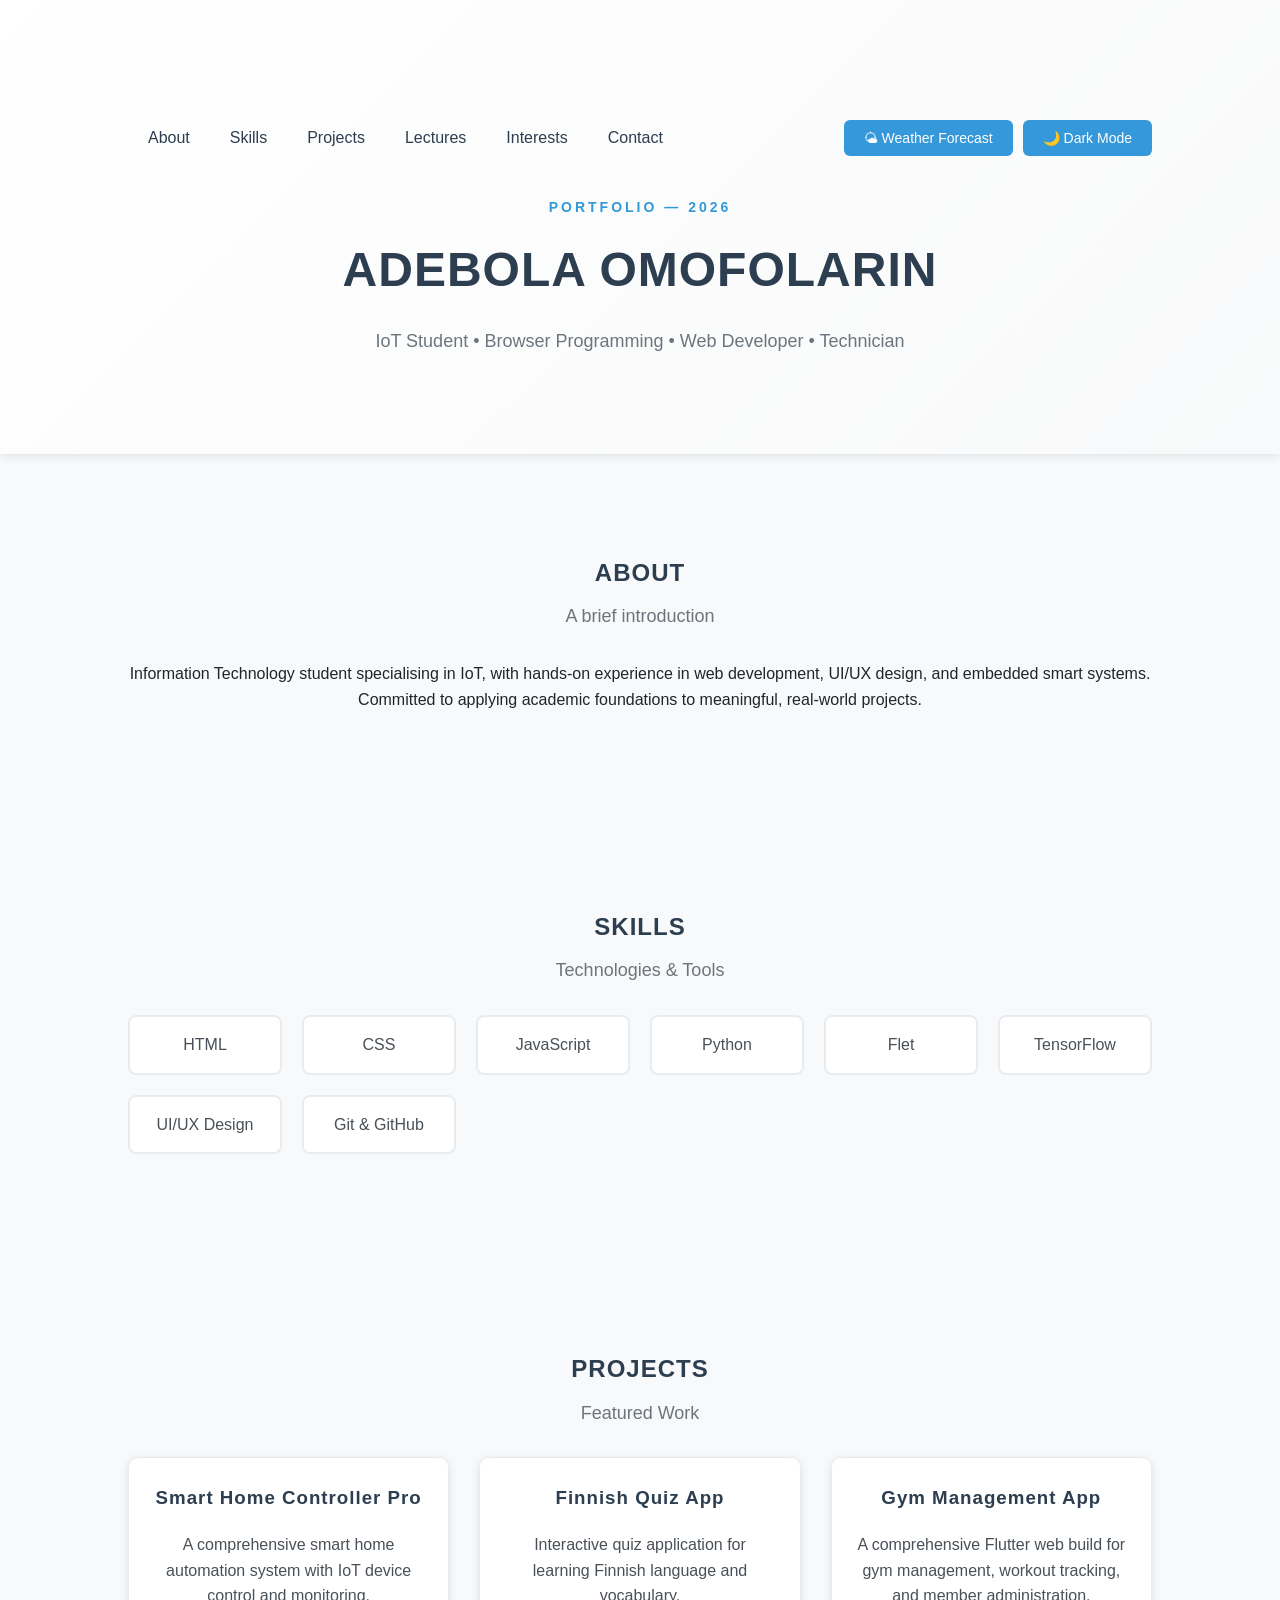
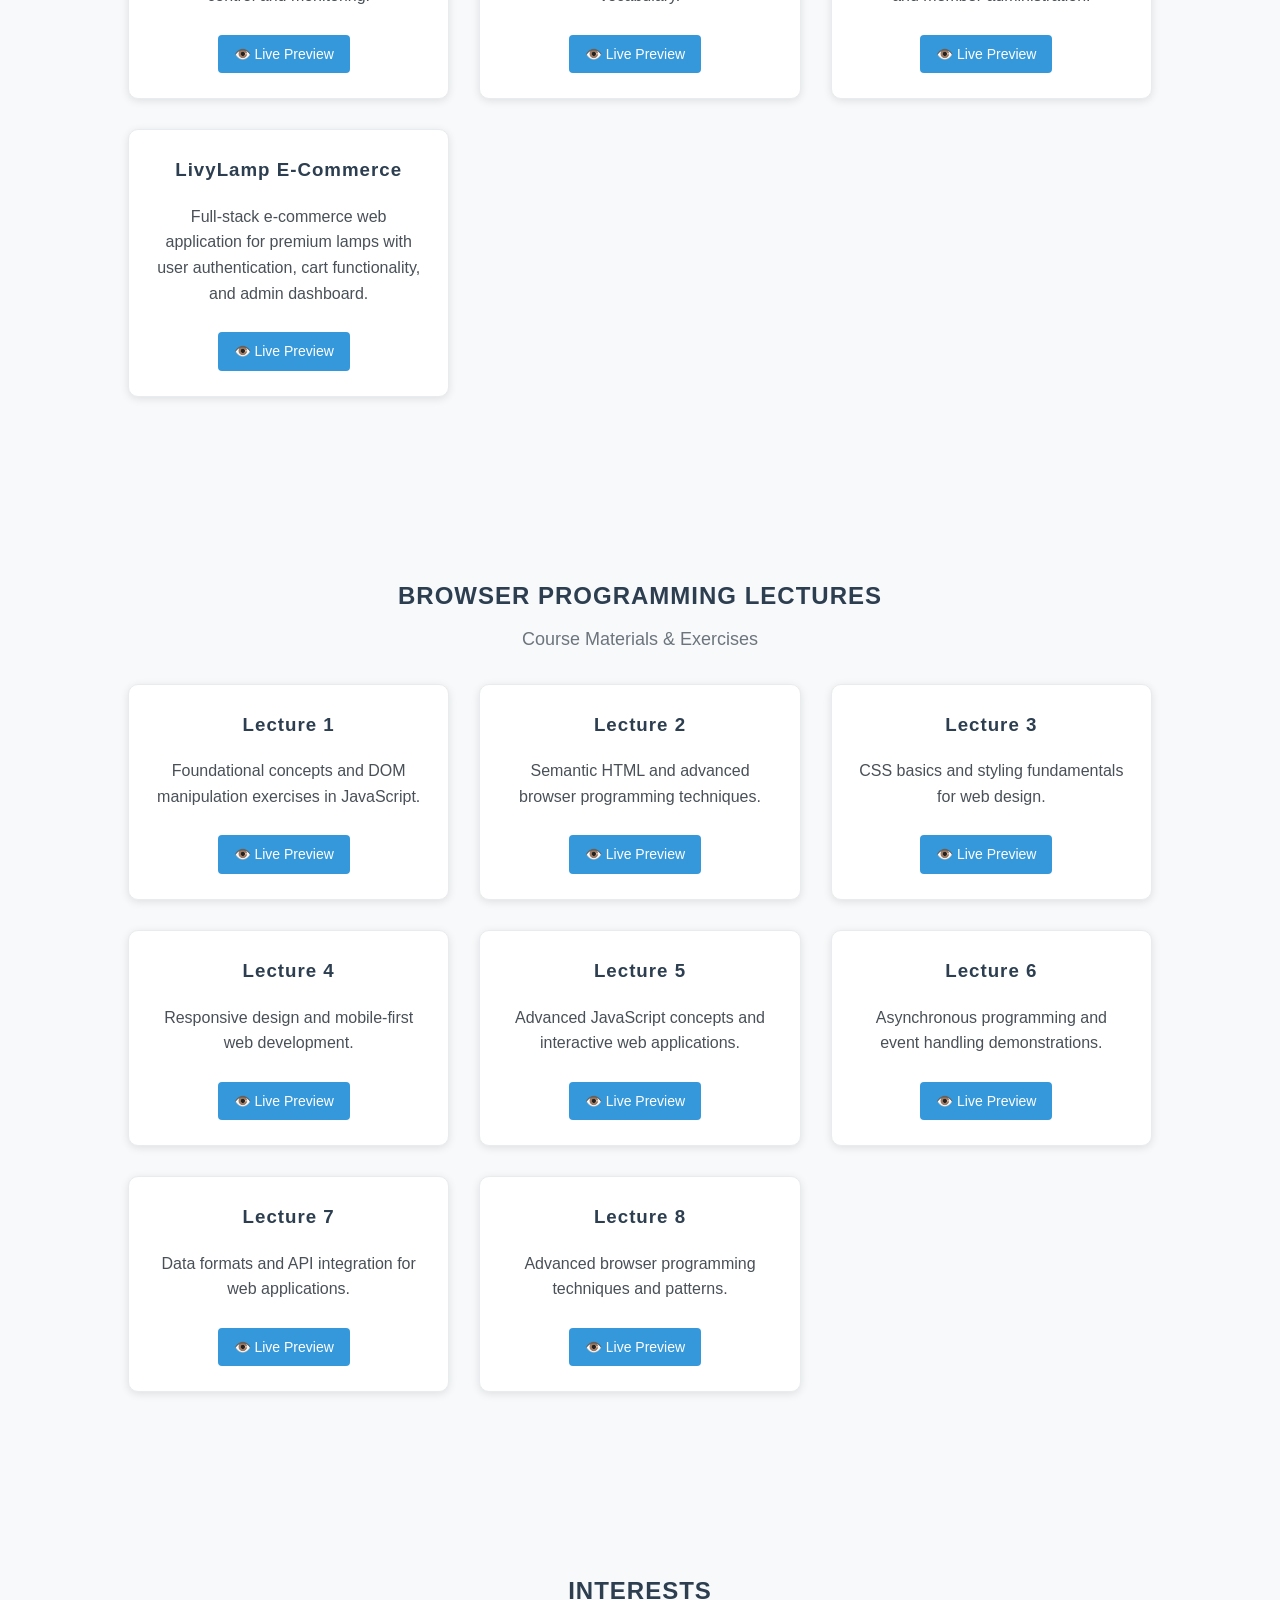
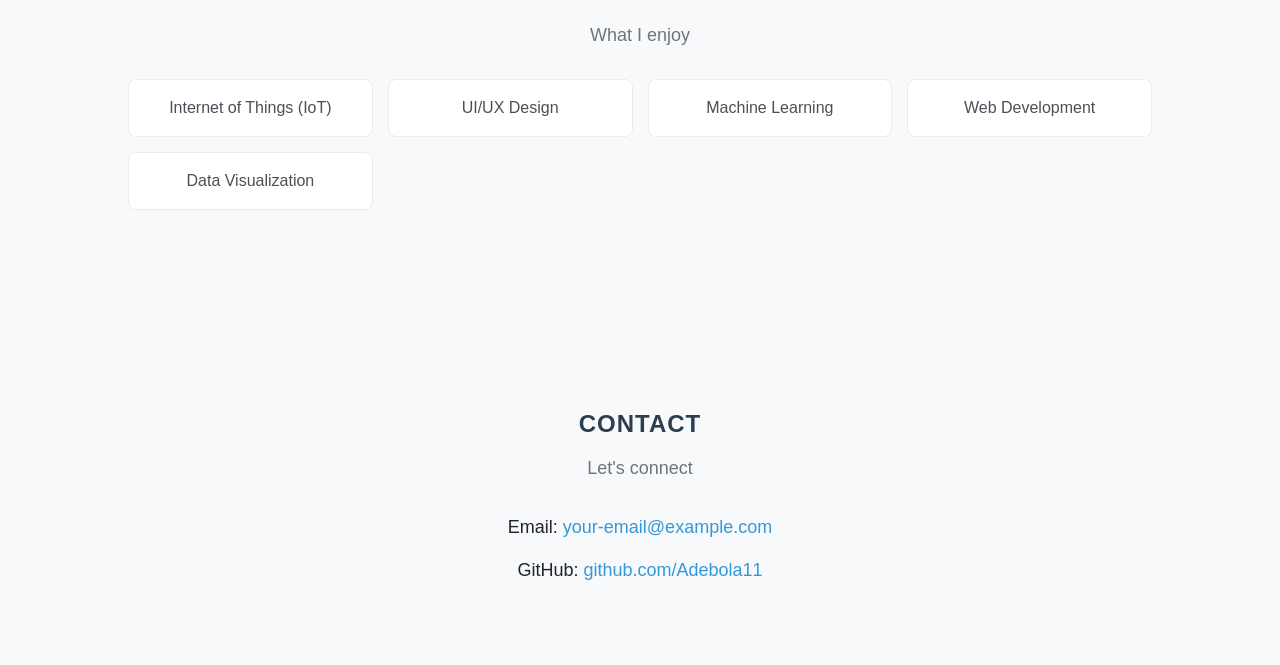
<file: index.html>
<!doctype html>
<html lang="en">
  <head>
    <meta charset="UTF-8" />
    <meta name="viewport" content="width=device-width, initial-scale=1.0" />
    <title>Adebola • Portfolio 2026</title>
    <link rel="stylesheet" href="style.css" />
  </head>

  <body>
    <!-- HEADER / HERO -->
    <header class="hero">
      <div class="top-bar">
        <nav class="nav">
          <ul>
            <li><a href="#about">About</a></li>
            <li><a href="#skills">Skills</a></li>
            <li><a href="#projects">Projects</a></li>
            <li><a href="#lectures">Lectures</a></li>
            <li><a href="#interests">Interests</a></li>
            <li><a href="#contact">Contact</a></li>
          </ul>
        </nav>
        <div class="buttons">
          <button id="weatherBtn">🌤 Weather Forecast</button>
          <button id="modeBtn">Light Mode</button>
        </div>
      </div>
      <div class="hero-content">
        <p class="tag">PORTFOLIO — 2026</p>
        <h1 class="name">ADEBOLA OMOFOLARIN</h1>
        <p class="subtitle">
          IoT Student • Browser Programming • Web Developer • Technician
        </p>
      </div>
    </header>

    <!-- ABOUT -->
    <section id="about" class="section">
      <h2>ABOUT</h2>
      <p class="section-sub">A brief introduction</p>
      <p>
        Information Technology student specialising in IoT, with hands-on
        experience in web development, UI/UX design, and embedded smart systems.
        Committed to applying academic foundations to meaningful, real-world
        projects.
      </p>
    </section>

    <!-- SKILLS -->
    <section id="skills" class="section">
      <h2>SKILLS</h2>
      <p class="section-sub">Technologies & Tools</p>
      <ul class="skills-grid">
        <li>HTML</li>
        <li>CSS</li>
        <li>JavaScript</li>
        <li>Python</li>
        <li>Flet</li>
        <li>TensorFlow</li>
        <li>UI/UX Design</li>
        <li>Git & GitHub</li>
      </ul>
    </section>

    <!-- PROJECTS -->
    <section id="projects" class="section">
      <h2>PROJECTS</h2>
      <p class="section-sub">Featured Work</p>
      <div class="projects-container">
        <article
          class="project-card lecture-card"
          data-preview="https://adebola11.github.io/Smart-Home-Controller-Pro-/"
        >
          <h3>Smart Home Controller Pro</h3>
          <p>
            A comprehensive smart home automation system with IoT device control
            and monitoring.
          </p>
          <a href="#" class="preview-link">👁️ Live Preview</a>
        </article>
        <article
          class="project-card lecture-card"
          data-preview="https://adebola11.github.io/finnish-quiz-app/"
        >
          <h3>Finnish Quiz App</h3>
          <p>
            Interactive quiz application for learning Finnish language and
            vocabulary.
          </p>
          <a href="#" class="preview-link">👁️ Live Preview</a>
        </article>
        <article
          class="project-card lecture-card"
          data-preview="./gym%20app/gym_app/web/index.html"
        >
          <h3>Gym Management App</h3>
          <p>
            A comprehensive Flutter web build for gym management, workout
            tracking, and member administration.
          </p>
          <a href="#" class="preview-link">👁️ Live Preview</a>
        </article>
        <article
          class="project-card lecture-card"
          data-preview="./LivyLamp/Frontend/index.html"
        >
          <h3>LivyLamp E-Commerce</h3>
          <p>
            Full-stack e-commerce web application for premium lamps with user
            authentication, cart functionality, and admin dashboard.
          </p>
          <a href="#" class="preview-link">👁️ Live Preview</a>
        </article>
      </div>
    </section>

    <!-- BROWSER PROGRAMMING LECTURES -->
    <section id="lectures" class="section">
      <h2>BROWSER PROGRAMMING LECTURES</h2>
      <p class="section-sub">Course Materials & Exercises</p>
      <div class="projects-container">
        <article
          class="project-card lecture-card"
          data-lecture="1"
          data-title="Lecture 1 - DOM Manipulation"
          data-subtitle="Foundational Concepts"
          data-preview="./lecture-01-semantic-html/"
        >
          <h3>Lecture 1</h3>
          <p>
            Foundational concepts and DOM manipulation exercises in JavaScript.
          </p>
          <a href="#" class="preview-link">👁️ Live Preview</a>
        </article>
        <article
          class="project-card lecture-card"
          data-lecture="2"
          data-title="Lecture 2 - Semantic HTML"
          data-subtitle="HTML Structure & Best Practices"
          data-preview="./lecture-02-semantic-html/"
        >
          <h3>Lecture 2</h3>
          <p>Semantic HTML and advanced browser programming techniques.</p>
          <a href="#" class="preview-link">👁️ Live Preview</a>
        </article>
        <article
          class="project-card lecture-card"
          data-lecture="3"
          data-title="Lecture 3 - CSS Basics"
          data-subtitle="Styling Fundamentals"
          data-preview="./L03-css-basics/"
        >
          <h3>Lecture 3</h3>
          <p>CSS basics and styling fundamentals for web design.</p>
          <a href="#" class="preview-link">👁️ Live Preview</a>
        </article>
        <article
          class="project-card lecture-card"
          data-lecture="4"
          data-title="Lecture 4 - Responsive Design"
          data-subtitle="Mobile-First Development"
          data-preview="./Lecture-04-responsive/"
        >
          <h3>Lecture 4</h3>
          <p>Responsive design and mobile-first web development.</p>
          <a href="#" class="preview-link">👁️ Live Preview</a>
        </article>
        <article
          class="project-card lecture-card"
          data-lecture="5"
          data-title="Lecture 5 - Advanced JavaScript"
          data-subtitle="Interactive Web Applications"
          data-preview="./Lecture-05/"
        >
          <h3>Lecture 5</h3>
          <p>Advanced JavaScript concepts and interactive web applications.</p>
          <a href="#" class="preview-link">👁️ Live Preview</a>
        </article>
        <article
          class="project-card lecture-card"
          data-lecture="6"
          data-title="Lecture 6 - Asynchronous Programming"
          data-subtitle="Events & Promises"
          data-preview="https://adebola11.github.io/browser_programming/Lecture-06-async-demo/"
        >
          <h3>Lecture 6</h3>
          <p>Asynchronous programming and event handling demonstrations.</p>
          <a href="#" class="preview-link">👁️ Live Preview</a>
        </article>
        <article
          class="project-card lecture-card"
          data-lecture="7"
          data-title="Lecture 7 - REST API Fetch"
          data-subtitle="Data Formats & APIs Exercise"
          data-preview="https://adebola11.github.io/browser_programming/Lecture-07-Data-Formats-APIs/"
        >
          <h3>Lecture 7</h3>
          <p>Data formats and API integration for web applications.</p>
          <a href="#" class="preview-link">👁️ Live Preview</a>
        </article>
        <article
          class="project-card lecture-card"
          data-lecture="8"
          data-title="Lecture 8 - Advanced Patterns"
          data-subtitle="Browser Programming Techniques"
          data-preview="https://adebola11.github.io/browser_programming/Lecture-09/"
        >
          <h3>Lecture 8</h3>
          <p>Advanced browser programming techniques and patterns.</p>
          <a href="#" class="preview-link">👁️ Live Preview</a>
        </article>
      </div>
    </section>

    <!-- INTERESTS -->
    <section id="interests" class="section">
      <h2>INTERESTS</h2>
      <p class="section-sub">What I enjoy</p>
      <ul class="interests-list">
        <li>Internet of Things (IoT)</li>
        <li>UI/UX Design</li>
        <li>Machine Learning</li>
        <li>Web Development</li>
        <li>Data Visualization</li>
      </ul>
    </section>

    <!-- CONTACT -->
    <section id="contact" class="section">
      <h2>CONTACT</h2>
      <p class="section-sub">Let's connect</p>
      <div class="contact-info">
        <p>
          Email:
          <a href="mailto:your-email@example.com">your-email@example.com</a>
        </p>
        <p>
          GitHub:
          <a href="https://github.com/Adebola11" target="_blank"
            >github.com/Adebola11</a
          >
        </p>
      </div>
    </section>

    <script src="script.js"></script>
  </body>
</html>
</file>
<file: style.css>
/* GENERAL */
body {
  margin: 0;
  font-family: "Segoe UI", Tahoma, Geneva, Verdana, sans-serif;
  background: #f8f9fa;
  color: #212529;
  line-height: 1.6;
}

h1,
h2,
h3 {
  color: #2c3e50;
  letter-spacing: 1px;
  font-weight: 600;
}

a {
  color: #3498db;
  text-decoration: none;
  transition: color 0.3s ease;
}

a:hover {
  color: #2980b9;
}

.section {
  padding: 80px 10%;
  text-align: center;
}

.section-sub {
  color: #6c757d;
  margin-top: -10px;
  margin-bottom: 30px;
  font-size: 18px;
}

/* HERO */
.hero {
  text-align: center;
  padding: 120px 10% 80px;
  background: linear-gradient(135deg, #ffffff 0%, #f8f9fa 100%);
  box-shadow: 0 2px 10px rgba(0, 0, 0, 0.1);
}

.top-bar {
  display: flex;
  justify-content: space-between;
  align-items: center;
  margin-bottom: 40px;
}

.nav ul {
  display: flex;
  list-style: none;
  padding: 0;
  margin: 0;
}

.nav li {
  margin: 0 20px;
}

.nav a {
  font-size: 16px;
  font-weight: 500;
  color: #2c3e50;
}

.nav a:hover {
  color: #3498db;
}

.buttons {
  display: flex;
  gap: 10px;
}

button {
  background: #3498db;
  border: none;
  color: #ffffff;
  padding: 10px 20px;
  cursor: pointer;
  border-radius: 6px;
  font-size: 14px;
  font-weight: 500;
  transition: background 0.3s ease;
}

button:hover {
  background: #2980b9;
}

.hero-content {
  max-width: 800px;
  margin: 0 auto;
}

.tag {
  color: #3498db;
  font-size: 14px;
  letter-spacing: 3px;
  font-weight: 600;
  text-transform: uppercase;
}

.name {
  font-size: 48px;
  margin: 10px 0;
  color: #2c3e50;
}

.subtitle {
  font-size: 18px;
  color: #6c757d;
}

/* SKILLS */
.skills-grid {
  display: grid;
  grid-template-columns: repeat(auto-fit, minmax(150px, 1fr));
  gap: 20px;
  margin-top: 30px;
  list-style: none;
  padding: 0;
}

.skills-grid li {
  padding: 15px;
  border: 2px solid #e9ecef;
  border-radius: 8px;
  background: #ffffff;
  font-weight: 500;
  color: #495057;
  transition:
    border-color 0.3s ease,
    box-shadow 0.3s ease;
}

.skills-grid li:hover {
  border-color: #3498db;
  box-shadow: 0 4px 12px rgba(52, 152, 219, 0.2);
}

/* PROJECTS */
.projects-container {
  display: grid;
  grid-template-columns: repeat(auto-fit, minmax(300px, 1fr));
  gap: 30px;
  margin-top: 30px;
}

.project-card {
  border: 1px solid #e9ecef;
  padding: 25px;
  background: #ffffff;
  border-radius: 10px;
  box-shadow: 0 2px 8px rgba(0, 0, 0, 0.1);
  transition:
    box-shadow 0.3s ease,
    transform 0.3s ease;
}

.project-card:hover {
  box-shadow: 0 6px 20px rgba(0, 0, 0, 0.15);
  transform: translateY(-2px);
}

.project-card h3 {
  margin-top: 0;
  color: #2c3e50;
}

.project-card p {
  color: #495057;
}

.project-card a {
  display: inline-block;
  margin: 10px 10px 0 0;
  padding: 8px 16px;
  background: #3498db;
  color: #ffffff;
  border-radius: 4px;
  font-size: 14px;
  transition: background 0.3s ease;
}

.project-card a:hover {
  background: #2980b9;
}

/* INTERESTS */
.interests-list {
  list-style: none;
  padding: 0;
  display: grid;
  grid-template-columns: repeat(auto-fit, minmax(200px, 1fr));
  gap: 15px;
}

.interests-list li {
  padding: 15px;
  background: #ffffff;
  border: 1px solid #e9ecef;
  border-radius: 8px;
  color: #495057;
  font-weight: 500;
  transition: border-color 0.3s ease;
}

.interests-list li:hover {
  border-color: #3498db;
}

/* CONTACT */
.contact-info {
  display: flex;
  flex-direction: column;
  align-items: center;
  gap: 15px;
}

.contact-info p {
  margin: 0;
  font-size: 18px;
}

.contact-info a {
  color: #3498db;
  font-weight: 500;
}

/* LECTURE CARDS */
.lecture-card {
  cursor: pointer;
  transition: all 0.3s ease;
}

.lecture-card:hover {
  transform: translateY(-5px);
  box-shadow: 0 8px 25px rgba(52, 152, 219, 0.3);
}

.preview-link {
  display: inline-block;
  padding: 10px 20px;
  background: #27ae60;
  color: #ffffff;
  text-decoration: none;
  border-radius: 6px;
  font-size: 14px;
  font-weight: 500;
  transition: all 0.3s ease;
  margin-top: 15px;
}

.preview-link:hover {
  background: #229954;
  transform: translateY(-2px);
}

/* RESPONSIVE */
@media (max-width: 768px) {
  .top-bar {
    flex-direction: column;
    gap: 20px;
  }

  .nav ul {
    flex-wrap: wrap;
    justify-content: center;
  }

  .nav li {
    margin: 0 10px;
  }

  .hero {
    padding: 80px 5% 60px;
  }

  .name {
    font-size: 36px;
  }

  .section {
    padding: 60px 5%;
  }

  .projects-container {
    grid-template-columns: 1fr;
  }

  .skills-grid,
  .interests-list {
    grid-template-columns: repeat(auto-fit, minmax(120px, 1fr));
  }
}
</file>
